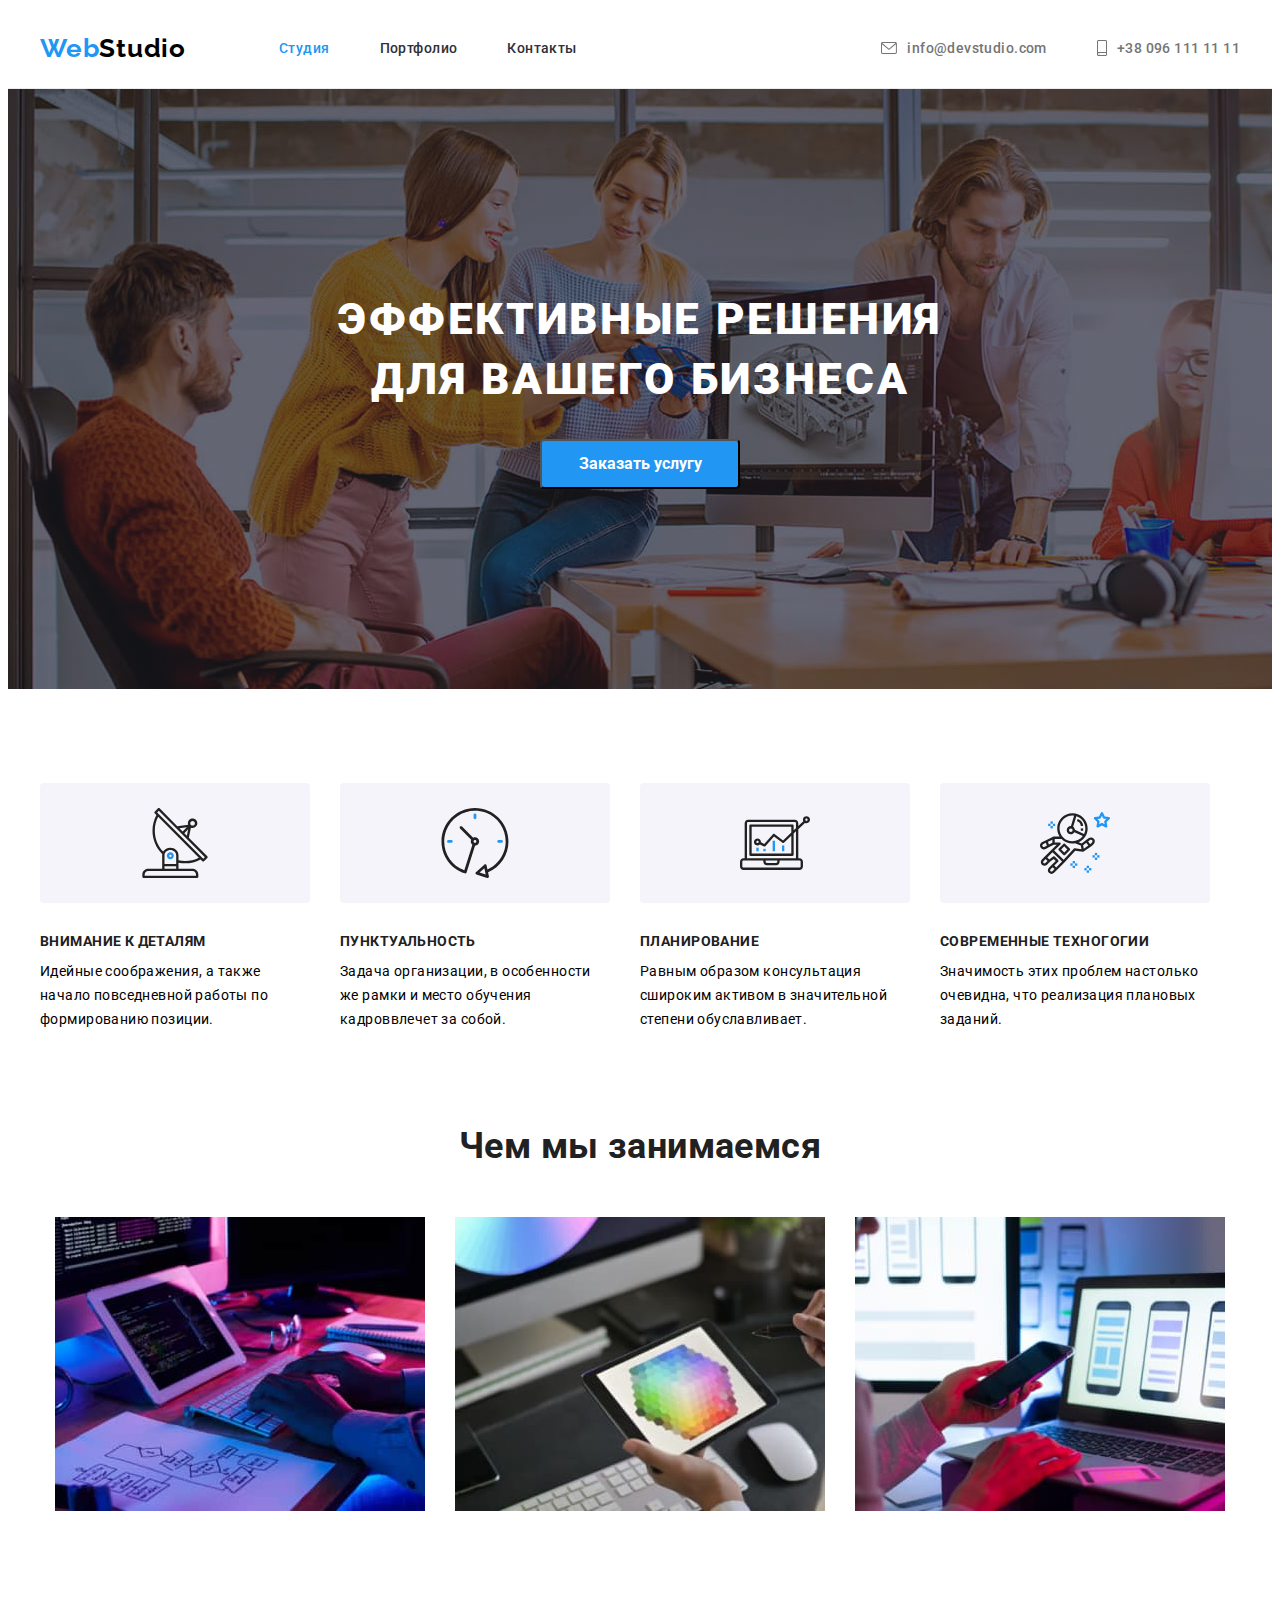
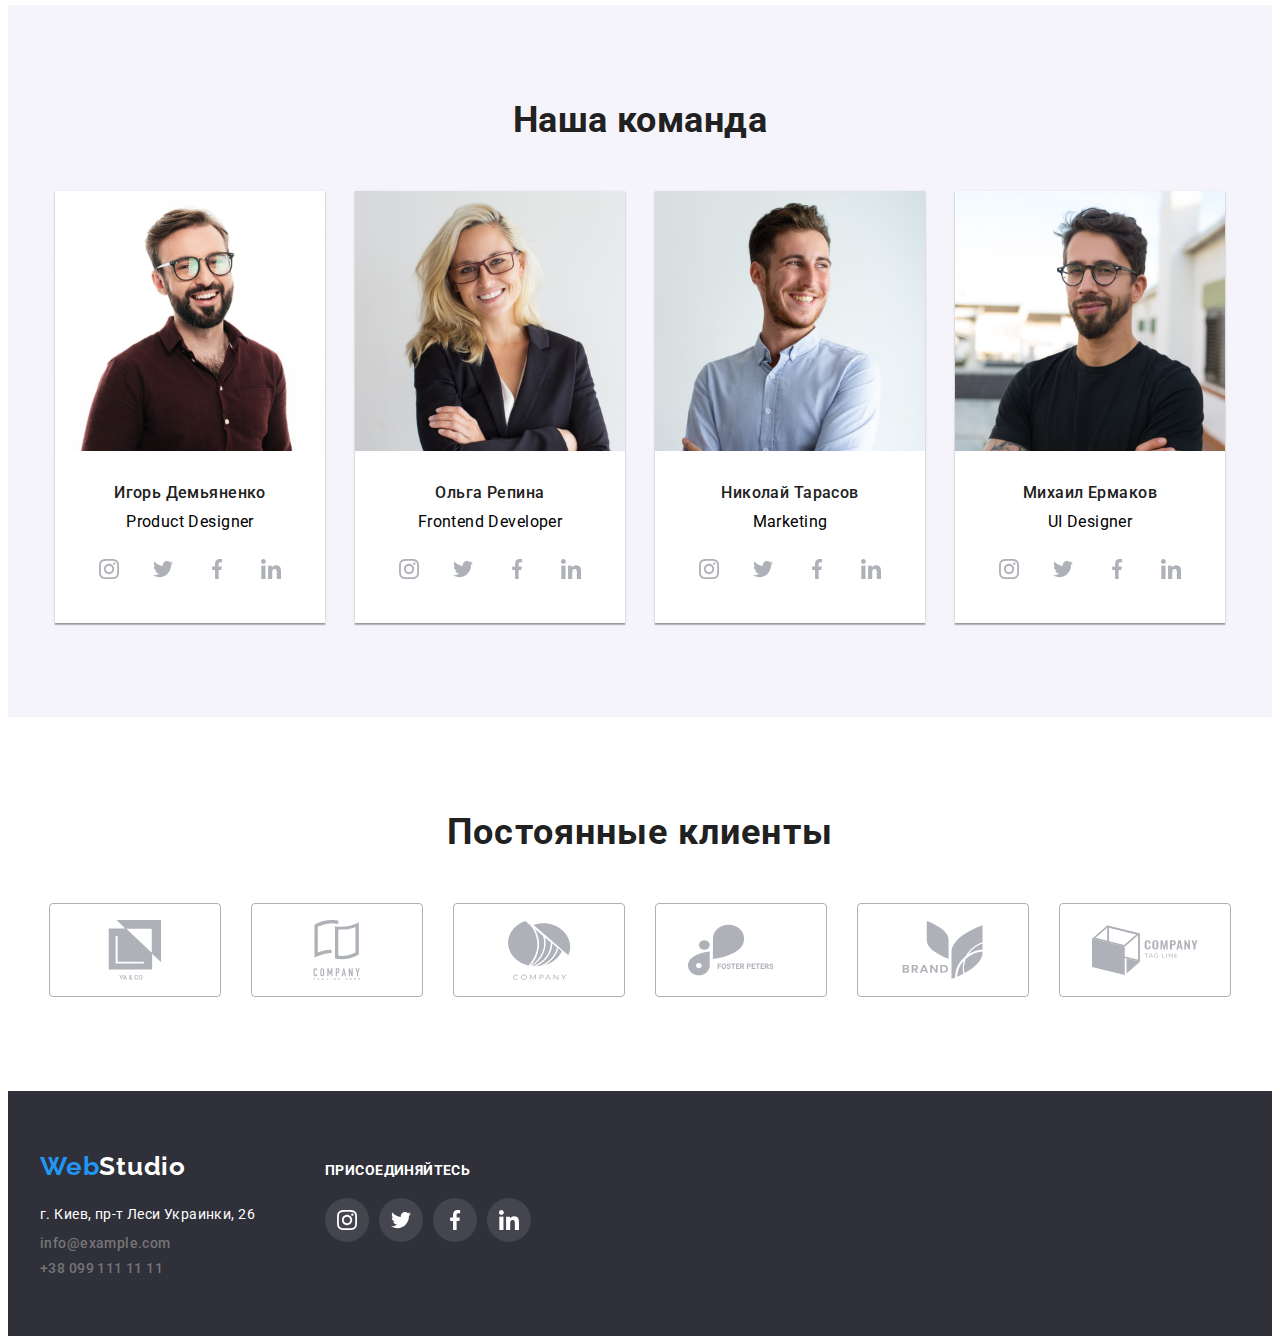
<file: index.html>
<!DOCTYPE html>
<html lang="en">
<head>
    <meta charset="UTF-8">
    <meta http-equiv="X-UA-Compatible" content="IE=edge">
    <meta name="viewport" content="width=device-width, initial-scale=1.0">
    <title>Document</title>
    <link rel="preconnect" href="https://fonts.googleapis.com">
<link rel="preconnect" href="https://fonts.gstatic.com" crossorigin>
<link href="https://fonts.googleapis.com/css2?family=Roboto:ital,wght@0,400;0,500;0,700;0,900;1,400;1,500;1,700;1,900&display=swap" rel="stylesheet">
<link rel="stylesheet" href="https://cdnjs.cloudflare.com/ajax/libs/modern-normalize/1.1.0/modern-normalize.min.css" integrity="sha512-wpPYUAdjBVSE4KJnH1VR1HeZfpl1ub8YT/NKx4PuQ5NmX2tKuGu6U/JRp5y+Y8XG2tV+wKQpNHVUX03MfMFn9Q==" crossorigin="anonymous" referrerpolicy="no-referrer" />
    <link rel="stylesheet" href="./CSS/style.css">
    <link rel="preconnect" href="https://fonts.googleapis.com">
    <link rel="preconnect" href="https://fonts.googleapis.com">
    <link rel="preconnect" href="https://fonts.gstatic.com" crossorigin>
    <link href="https://fonts.googleapis.com/css2?family=Raleway:wght@700&display=swap" rel="stylesheet">
<body class="body">
    <!-- header -->
   <header class="header-box">
       <div class="container flex">     
       <nav class="flex"><a href="" class="logo" lang="en">
        <span class="web">Web</span>Studio</a>
   <ul class="style-nav">
    <li class="list-style-main"><a href="./index.html" class="link-main">Студия</a></li>
    <li class="list-style"><a href="./porfolio.html" class="link"> Портфолио</a></li>
    <li class="list-style"> <a href="" class="link"> Контакты</a></li>
</ul>
    </nav>
    
        <ul class="auth-nav">
        <li class="linknav-list-left">
            <a href="" class="linknav linknav">
                <svg class="header-icon icon-left" width="16" height="12"><use href="./images/icons/sprite.svg#icon-envelope"></use></svg>
info@devstudio.com</a></li>
        <li class="linknav-list"><a href="" class="linknav">
            <svg class="header-icon" width="10" height="16"><use href="./images/icons/sprite.svg#icon-smartphone"></use></svg>
       +38 096 111 11 11</a></li>
        
    </ul>
    </div>
</header>


<main>
    <!-- ===========HERO============== -->

    <section class="main-title">
        <div class="container">
        <h1 class="title">ЭФФЕКТИВНЫЕ РЕШЕНИЯ<br>ДЛЯ ВАШЕГО БИЗНЕСА </h1>
        <button type="button" class="button">Заказать услугу</button>
        </div>
    </section>



<section class="section">
<div class="container">

    <ul class="hero">
        <li class="list"> <div class="bloks"> <svg width="70" height="70"><use href="./images/icons/sprite.svg#icon-antenna1"></use></svg>
</div><h3 class="headlines">ВНИМАНИЕ К ДЕТАЛЯМ</h3>
           <p class="plist">Идейные соображения, а также начало повседневной работы по формированию позиции.</p></li>
            <li class="list"> <div class="bloks">
<svg width="70" height="70"><use href="./images/icons/sprite.svg#icon-clock2"></use></svg>
</div><h3 class="headlines">ПУНКТУАЛЬНОСТЬ</h3>
               <p class="plist">Задача организации, в особенности же рамки и место обучения кадроввлечет за собой.</p></li>
                <li class="list"> <div class="bloks"><svg width="70" height="70"><use href="./images/icons/sprite.svg#icon-diagram3" ></use></svg>
</div><h3 class="headlines">ПЛАНИРОВАНИЕ</h3>
                   <p class="plist"> Равным образом консультация сшироким активом в значительной степени обуславливает.</p></li>
                    <li class="list"> <div class="bloks"><svg width="70" height="70"><use href="./images/icons/sprite.svg#icon-astronaut4"></use></svg>
</div><h3 class="headlines">СОВРЕМЕННЫЕ ТЕХНОГОГИИ</h3>
                       <p class="plist"> Значимость этих проблем настолько очевидна, что реализация плановых заданий.</p></li>
    </ul>
    </div>
    </section>
    <!-- /* ===============WHAT WE DO================= */ -->
    <section class="section section-whatwedo">
        <div class="container">
    <h2 class="main-headlines">Чем мы занимаемся</h2>
    <ul class="images">
        <li class="img-list"><img src="./images/img1.jpg" width=370 height="294" alt="разработчик работает над проектом"> </li>
        <li class="img-list"><img src="./images/img2.jpg" width="370" height="294" alt="дизайнеры работают над мобильным приложением"></li>
        <li class="img-list"><img src="./images/img3.jpg" width="370" height="294" alt="креативный веб дизайнер выбирает цвет на планшете"></li>
    </ul>
    </div>
</section>

<!-- /* ==============TEAM============= */ -->
    <section class="our-team section">
        <div class="container">
        <h2 class="main-headlines-bot">Наша команда</h2>
        <ul class="all-employee">
            <li class="employee">
                
                <img src="./images/developer1.jpg" width="270" height="260" alt="Product Designer">
                <div class="cards-work"><h3 class="workers">Игорь Демьяненко</h3>
       <p class="positions">Product Designer</p><ul class="box-icons"><li class="social-link" ><a class="social-link-team" href=""><svg class="social-icon-team" height="20" width="20"><use href="./images/icons/sprite.svg#icon-instagram1"></use></svg></a></li>
    <li  class="social-link"><a href="" class="social-link-team"><svg class="social-icon-team" height="20" width="20"><use href="./images/icons/sprite.svg#icon-twitter2"></use></svg></a></li>
    <li  class="social-link"><a href="" class="social-link-team"><svg class="social-icon-team" height="20" width="20"><use href="./images/icons/sprite.svg#icon-facebook3"></use></svg></a></li>
    <li  class="social-link"><a href="" class="social-link-team"><svg class="social-icon-team" height="20" width="20"><use href="./images/icons/sprite.svg#icon-linkedin4"></use></svg></a></li></ul>
</div>
</li>

        <li class="employee">
            <img src="./images/developer2.jpg" width="270" height="260" alt="Frontend Developer">
            <div class="cards-work">
          <h3 class="workers">Ольга Репина</h3><p class="positions">Frontend Developer</p>
          <ul class="box-icons">
            <li class="social-link"><a class="social-link-team" href=""><svg class="social-icon-team" height="20" width="20"><use href="./images/icons/sprite.svg#icon-instagram1"></use></svg></a></li>
            <li class="social-link"><a class="social-link-team" href=""><svg class="social-icon-team" height="20" width="20"><use href="./images/icons/sprite.svg#icon-twitter2"></use></svg></a></li>
            <li class="social-link"><a class="social-link-team" href=""><svg class="social-icon-team" height="20" width="20"><use href="./images/icons/sprite.svg#icon-facebook3"></use></svg></a></li>
            <li class="social-link"><a class="social-link-team" href=""><svg class="social-icon-team" height="20" width="20"><use href="./images/icons/sprite.svg#icon-linkedin4"></use></svg></a></li>
          </ul>
        </div>
    </li>
        <li class="employee">
            
                <img src="./images/developer3.jpg" width="270" height="260" alt="Marketing">
                <div class="cards-work">
             <h3 class="workers">Николай Тарасов</h3><p class="positions">Marketing</p><ul class="box-icons">
                 <li class="social-link"><a class="social-link-team" href=""><svg class="social-icon-team" height="20" width="20">
                        <use href="./images/icons/sprite.svg#icon-instagram1"></use>
                    </svg></a></li>
                <li class="social-link"><a class="social-link-team" href=""><svg class="social-icon-team" height="20" width="20">
                        <use href="./images/icons/sprite.svg#icon-twitter2"></use>
                    </svg></a></li>
                <li class="social-link"><a class="social-link-team" href=""><svg class="social-icon-team" height="20" width="20">
                        <use href="./images/icons/sprite.svg#icon-facebook3"></use>
                    </svg></a></li>
                <li class="social-link"><a class="social-link-team" href=""><svg class="social-icon-team" height="20" width="20">
                        <use href="./images/icons/sprite.svg#icon-linkedin4"></use>
                    </svg></a></li>
             </ul>
</div>
    
</li>
        <li class="employee">
           
                <img src="./images/developer4.jpg" width="270" height="260" alt="UI Designer">
                <div class="cards-work">
              <h3 class="workers">Михаил Ермаков</h3><p class="positions">UI Designer</p><ul class="box-icons">
                  <li class="social-link"><a class="social-link-team" href=""><svg class="social-icon-team" height="20" width="20">
                        <use href="./images/icons/sprite.svg#icon-instagram1"></use>
                    </svg></a></li>
            <li class="social-link"><a class="social-link-team" href=""><svg class="social-icon-team" height="20" width="20">
                    <use href="./images/icons/sprite.svg#icon-twitter2"></use>
                </svg></a></li>
        <li class="social-link"><a class="social-link-team" href=""><svg class="social-icon-team" height="20" width="20">
                <use href="./images/icons/sprite.svg#icon-facebook3"></use>
            </svg></a></li>
    <li class="social-link"><a class="social-link-team" href=""><svg class="social-icon-team" height="20" width="20">
            <use href="./images/icons/sprite.svg#icon-linkedin4"></use>
        </svg></a></li></ul>
            </div>
    </li>

        </ul>
        </div>
    </section>
    <!-- ============================CLIENTS============================ -->
    <section class="section">
        <div class="container">
            <h2 class="hclient">Постоянные клиенты</h2>
<ul class="client-flex"><li class="client-list"><a class="client-link" href=""><svg class="client-icon" width="106" height="60"><use href="./images/icons/sprite2.svg#icon-group" ></use></svg></a></li>
<li class="client-list"><a class="client-link" href=""><svg class="client-icon" width="106" height="60"><use href="./images/icons/sprite2.svg#icon-group2" ></use></svg></a></li>
<li class="client-list"><a class="client-link" href=""><svg class="client-icon" width="106" height="60"><use href="./images/icons/sprite2.svg#icon-group3"></use></svg></a></li>
<li class="client-list"><a class="client-link" href=""><svg class="client-icon" width="106" height="60"><use href="./images/icons/sprite2.svg#icon-group4"></use></svg></a></li>
<li class="client-list"><a class="client-link" href=""><svg class="client-icon" width="106" height="60"><use href="./images/icons/sprite2.svg#icon-group5"></use></svg></a></li>
<li class="client-list"><a class="client-link" href=""><svg class="client-icon" width="106" height="60"><use href="./images/icons/sprite2.svg#icon-group6"></use></svg></a></li></ul>
    

        </div>
    </section>
</main>
<!-- /* ==================FOOTER====================== */ -->
    <footer class="downfooter">
        <div class="container footer-flex">
            
            <div>
        <a href="" class="logodown" lang="en">
            <span class="web">Web</span>Studio</a>
<address>
    <ul class="footer-list">
<li><p class="address">г. Киев, пр-т Леси Украинки, 26</p></li>
 <li class="list-nav"><a href="" class="linknav-footer">info@example.com</a></li>  
<li class="list-nav footer-address"> <a href="" class="linknav-footer"> +38 099 111 11 11</a></li>
</ul>
</address>
</div>
<div class="footer-social">
    <h2 class="social-h">ПРИСОЕДИНЯЙТЕСЬ</h2>
    <ul class="ul-flex"><li class="social-footer-list"><a class="social-link-footer" href=""><svg class="social-icon-footer" height="20" width="20"><use href="./images/icons/sprite.svg#icon-instagram1"></use></svg></a></li>
    <li class="social-footer-list"><a class="social-link-footer" href=""><svg class="social-icon-footer" height="20" width="20"><use href="./images/icons/sprite.svg#icon-twitter2"></use></svg></a></li>
    <li class="social-footer-list"><a class="social-link-footer" href=""><svg class="social-icon-footer" height="20" width="20"><use href="./images/icons/sprite.svg#icon-facebook3"></use></svg></a></li>
    <li class="social-footer-list"><a class="social-link-footer" href=""><svg class="social-icon-footer" height="20" width="20"><use href="./images/icons/sprite.svg#icon-linkedin4"></use></svg></a></li></ul>
</div>
</div>
    </footer>

</body>
</html>
</file>
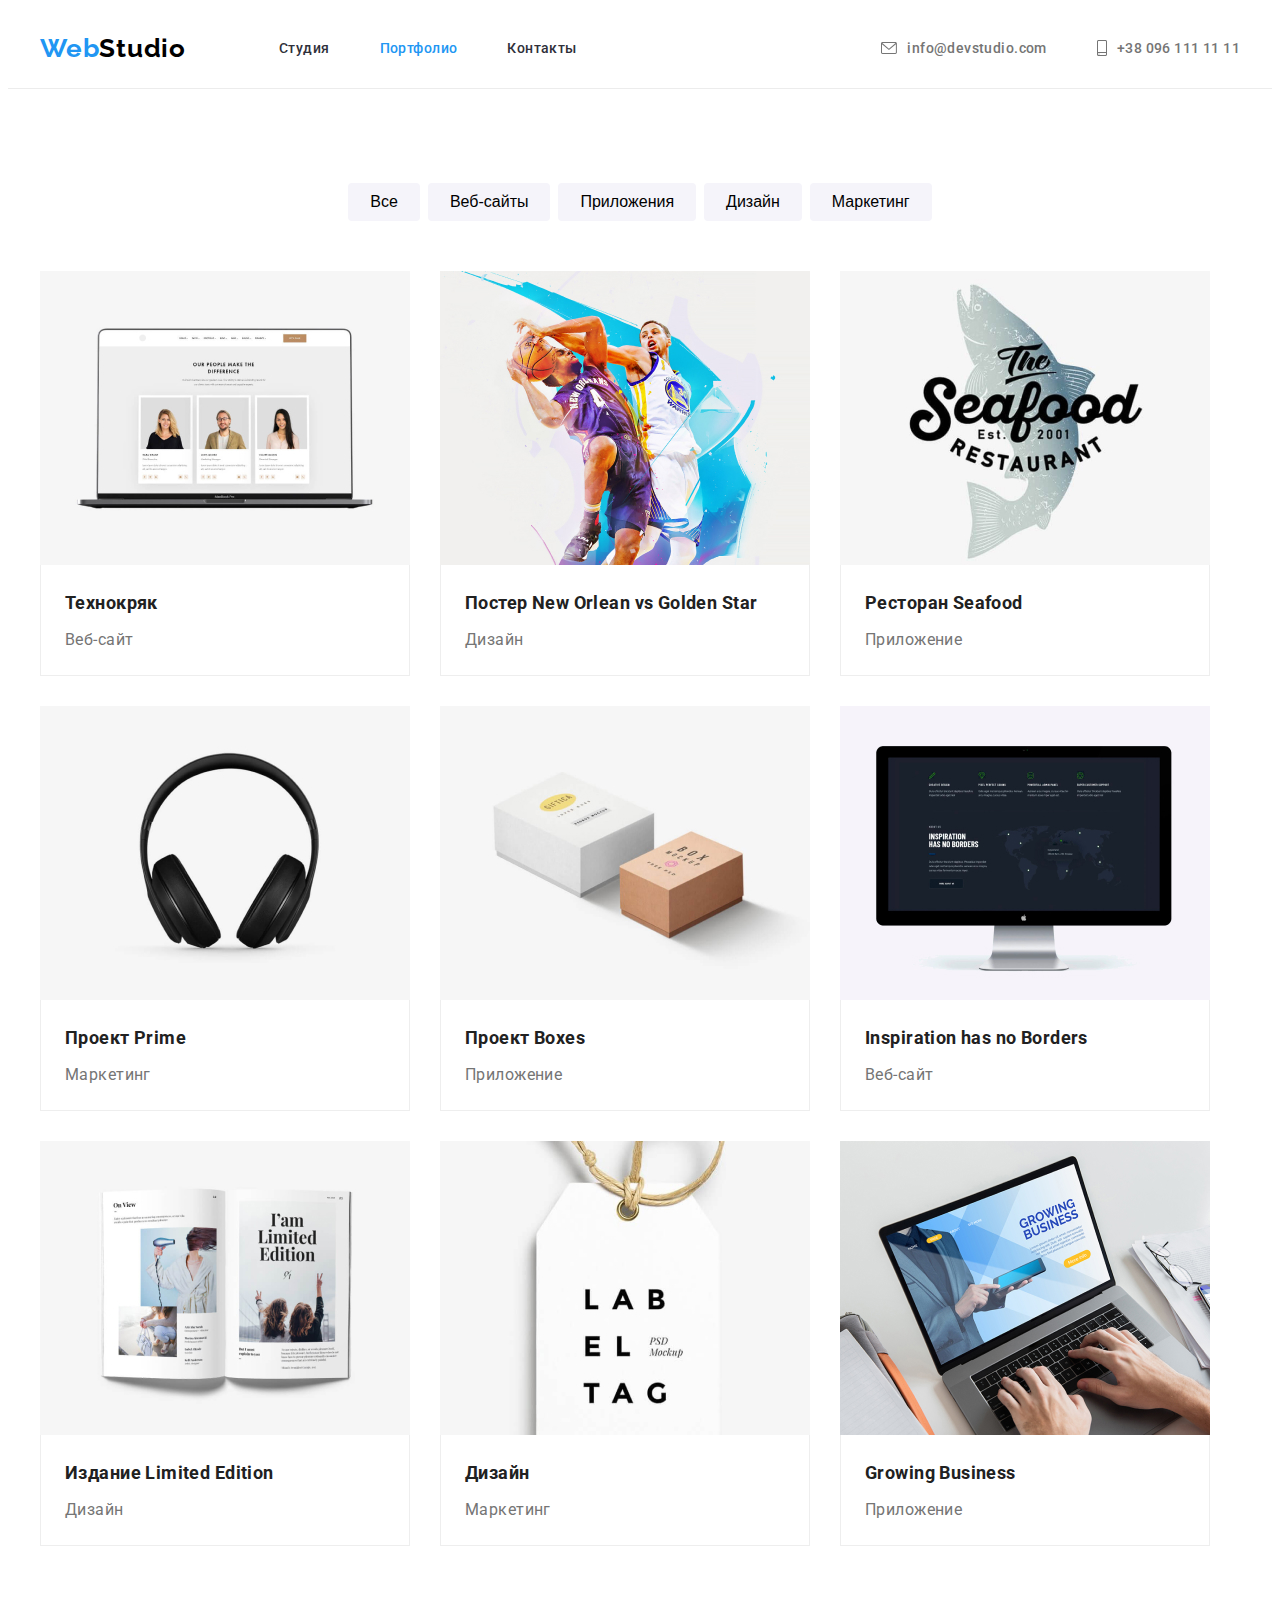
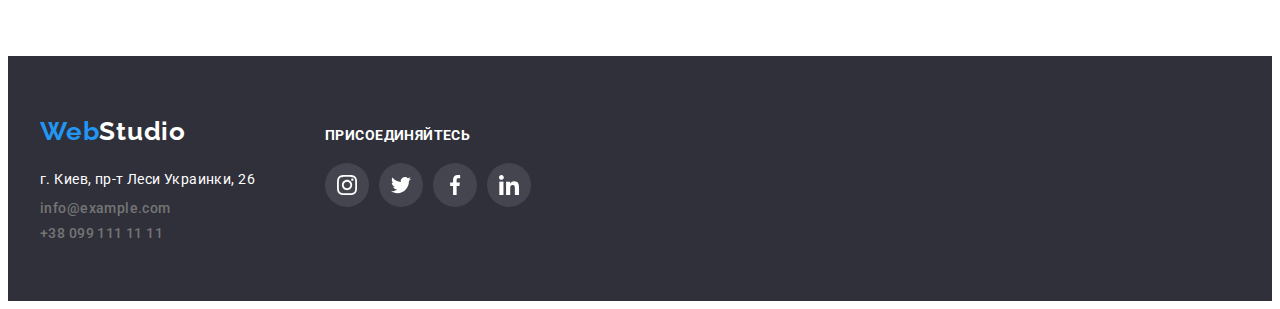
<file: porfolio.html>
<!DOCTYPE html>
<html lang="en">
<head>
    <meta charset="UTF-8">
    <meta http-equiv="X-UA-Compatible" content="IE=edge">
    <meta name="viewport" content="width=device-width, initial-scale=1.0">
    <title>Document</title>
    <link rel="preconnect" href="https://fonts.googleapis.com">
    <link rel="preconnect" href="https://fonts.gstatic.com" crossorigin>
    <link href="https://fonts.googleapis.com/css2?family=Roboto:ital,wght@0,400;0,500;0,700;0,900;1,400;1,500;1,700;1,900&display=swap" rel="stylesheet">
      
        <link rel="preconnect" href="https://fonts.googleapis.com">
        <link rel="preconnect" href="https://fonts.googleapis.com">
        <link rel="preconnect" href="https://fonts.gstatic.com" crossorigin>
        <link href="https://fonts.googleapis.com/css2?family=Raleway:wght@700&display=swap" rel="stylesheet">
    <link rel="stylesheet" href="https://cdnjs.cloudflare.com/ajax/libs/modern-normalize/1.1.0/modern-normalize.min.css"
        integrity="sha512-wpPYUAdjBVSE4KJnH1VR1HeZfpl1ub8YT/NKx4PuQ5NmX2tKuGu6U/JRp5y+Y8XG2tV+wKQpNHVUX03MfMFn9Q=="
        crossorigin="anonymous" referrerpolicy="no-referrer" />
    <link rel="stylesheet" href="./CSS/style.css">
    <body class="body">
    <header class="header-box">
        <div class="container flex">
            <nav class="flex"><a href="" class="logo" lang="en">
                    <span class="web">Web</span>Studio</a>
                <ul class="style-nav">
                    <li class="listp-style"><a href="./index.html" class="linkp">Студия</a></li>
                    <li class="listp-style-main"><a href="./porfolio.html" class="linkp-main"> Портфолио</a></li>
                    <li class="listp-style"> <a href="" class="linkp"> Контакты</a></li>
                </ul>
            </nav>
    
            <ul class="auth-nav">
                <li class="linknav-list-left">
                    <a href="" class="linknav linknav">
                        <svg class="header-icon icon-left" width="16" height="12">
                            <use href="./images/icons/sprite.svg#icon-envelope"></use>
                        </svg>
                        info@devstudio.com</a>
                </li>
                <li class="linknav-list"><a href="" class="linknav">
                        <svg class="header-icon" width="10" height="16">
                            <use href="./images/icons/sprite.svg#icon-smartphone"></use>
                        </svg>
                        +38 096 111 11 11</a></li>
    
            </ul>
        </div>
    </header>
 <main>
     <!-- =================HERO===================== -->
     <section class="section portfolio-nav">
         <div class="container">
     <ul class="btns">
         <li class="btns-list"> <button type="button" class="button-port">
            Все</button></li>
        <li class="btns-list"><button type="button" class="button-port">
            Веб-сайты</button></li>
        <li class="btns-list"><button type="button" class="button-port">
            Приложения</button></li>
        <li class="btns-list"><button type="button" class="button-port">
            Дизайн</button></li>
        <li class="btns-list"><button type="button" class="button-port">
            Маркетинг</button></li>
     </ul>

     <ul class="imgs">
         <li class="image-list"><a class="link-card" href=""><img src="./images/notebook.jpg" width="370" height="294" alt="ноутбук">
    <div class="cards-worker"> <h3 class="image-title">Технокряк</h3> <p class="
description">Веб-сайт</p> </div></a></li>
         <li class="image-list"><a class="link-card" href=""><img src="./images/basketball-player.jpg" width="370" height="294" alt="Постер New Orlean vs Golden Star">
    <div class="cards-worker"> <h3 class="image-title">Постер New Orlean vs Golden Star</h3> <p class="
description">Дизайн</p></div></a> </li>
         <li class="image-list"><a class="link-card" href=""><img src="./images/seafood.jpg" width="370" height="294" alt="Ресторан Seafood на фоне рыбы">
    <div class="cards-worker"> <h3 class="image-title">Ресторан Seafood</h3> <p class="
description">Приложение</p> </div></a></li>
         <li class="image-list"><a class="link-card" href=""><img src="./images/headphones.jpg" width="370" height="294" alt="наушники">
    <div class="cards-worker"> <h3 class="image-title">Проект Prime</h3> <p class="
description">Маркетинг</p></div></a> </li>
         <li class="image-list"><a class="link-card" href=""><img src="./images/box.jpg" width="370" height="294" alt="два ящика">
    <div class="cards-worker"> <h3 class="image-title">Проект Boxes</h3>
<p class="description">Приложение</p></div> </a></li>
         <li class="image-list"><a class="link-card" href=""><img src="./images/monitor.jpg" width="370" height="294" alt="монитор">
    <div class="cards-worker"> <h3 class="image-title">Inspiration has no Borders</h3> <p class="
description">Веб-сайт</p></div> </a></li>
         <li class="image-list"><a class="link-card" href=""><img src="./images/book.jpg" width="370" height="294" alt="книга">
    <div class="cards-worker">  <h3 class="image-title">Издание Limited Edition</h3> <p class="
description">Дизайн</p></div> </a></li>
         <li class="image-list"><a class="link-card" href=""><img src="./images/label-tag.jpg" width="370" height="294" alt="бирка">
    <div class="cards-worker"> <h3 class="image-title">Дизайн</h3> <p class="
        description">Маркетинг</p> </div></a></li>
         <li class="image-list"><a class="link-card" href=""><img src="./images/notebook1.jpg" width="370" height="294" alt="работа за ноутбуком">
    <div class="cards-worker"> <h3 class="image-title">Growing Business</h3> <p class="
description">Приложение</p></div> </a></li>
     </ul>
    </div>
 </section></main>
<!-- /* ======================FOOTER==================================== */ -->
<footer class="downfooter">
    <div class="container footer-flex">

        <div>
            <a href="" class="logodown" lang="en">
                <span class="web">Web</span>Studio</a>
            <address>
                <ul class="footer-list">
                    <li>
                        <p class="address">г. Киев, пр-т Леси Украинки, 26</p>
                    </li>
                    <li class="list-nav"><a href="" class="linknav-footer">info@example.com</a></li>
                    <li class="list-nav footer-address"> <a href="" class="linknav-footer"> +38 099 111 11 11</a></li>
                </ul>
            </address>
        </div>
        <div class="footer-social">
            <h2 class="social-h">ПРИСОЕДИНЯЙТЕСЬ</h2>
            <ul class="ul-flex">
                <li class="social-footer-list"><a class="social-link-footer" href=""><svg class="social-icon-footer"
                            height="20" width="20">
                            <use href="./images/icons/sprite.svg#icon-instagram1"></use>
                        </svg></a></li>
                <li class="social-footer-list"><a class="social-link-footer" href=""><svg class="social-icon-footer"
                            height="20" width="20">
                            <use href="./images/icons/sprite.svg#icon-twitter2"></use>
                        </svg></a></li>
                <li class="social-footer-list"><a class="social-link-footer" href=""><svg class="social-icon-footer"
                            height="20" width="20">
                            <use href="./images/icons/sprite.svg#icon-facebook3"></use>
                        </svg></a></li>
                <li class="social-footer-list"><a class="social-link-footer" href=""><svg class="social-icon-footer"
                            height="20" width="20">
                            <use href="./images/icons/sprite.svg#icon-linkedin4"></use>
                        </svg></a></li>
            </ul>
        </div>
    </div>
</footer>

</body>
</html>
</file>
<file: CSS/style.css>
.body {
  font-family: "Roboto", sans-serif;
  font-size: 14px;
  font-weight: 400;
  font-style: normal;
  letter-spacing: 0.03em;
}
:root {
  --primary-text-color: #757575;
  --primary-heading-color: #212121;
  --accent-color: #2196f3;
  --primary-bacground-color: #f5f4fa;
  --secondary-text-color: #ffffff;
  --secondary-background-color: #2f303a;
}

address {
  font-style: normal;
}
img {
  display: block;
}
ul {
  list-style: none;
}
p {
  margin: 0;
}
.container {
  width: 1200px;
  padding-left: 15px;
  padding-right: 15px;
  margin-right: auto;
  margin-left: auto;
}
.section {
  padding-top: 94px;
  padding-bottom: 94px;
}
/* global */
.logo {
  font-family: Raleway;
  font-weight: bold;
  font-size: 26px;
  line-height: 31px;
  letter-spacing: 0.03em;
  color: black;
  text-decoration: none;
  display: inline-block;
}
.web {
  color: var(--accent-color);
}
/* logo */
/* ===================header=================== */

.style-nav {
  display: flex;
  margin-top: 0px;
  margin-bottom: 0px;
  padding-left: 0px;
  justify-content: center;
  margin-left: 93px;
  align-items: center;
}

.link-main {
  font-size: 14px;
  line-height: 16px;
  font-weight: 500;
  color: var(--accent-color);
  text-decoration: none;
  list-style: none;
  display: block;
  /* margin-top: 32px;
  margin-bottom: 32px; */
}

.style-nav .link {
  display: block;
  font-size: 14px;
  line-height: 16px;
  font-weight: 500;
  color: var(--secondary-background-color);
  text-decoration: none;
  padding-top: 32px;
  padding-bottom: 32px;
}
.list-style {
  margin-left: 50px;
}
.style-nav .link:hover,
.style-nav .link:focus {
  color: var(--accent-color);
}
.auth-nav .linknav {
  font-size: 14px;
  line-height: 16px;
  font-weight: 500;
  text-decoration: none;
  list-style: none;
  color: var(--primary-text-color);
}
.linknav:focus,
.linknav:hover {
  color: var(--accent-color);
  fill: var(--accent-color);
}

.linknav-list {
  margin-left: 50px;
}
.auth-nav {
  display: flex;
  align-items: center;
  padding-left: 0;
  margin: 0px;
  margin-left: auto;
}
.auth-nav .linknav-list + .linknav-list {
  margin-left: 50px;
}
.header-box {
  border-bottom: 1px solid #ececec;
}
.flex {
  display: flex;
  align-items: center;
}
.linknav {
  display: flex;
  align-items: center;
}
.header-icon {
  margin-right: 10px;
}
.header-icon {
  fill: var(--primary-text-color);
}
.linknav-list:hover .header-icon,
.linknav-list:focus .header-icon {
  fill: var(--accent-color);
}
.linknav-list-left:hover .header-icon,
.linknav-list-left:focus .header-icon {
  fill: var(--accent-color);
}
/* ==================header=================== */
.bloks {
  height: 120px;
  display: flex;
  background: var(--primary-bacground-color);

  border-radius: 4px;
  margin-bottom: 30px;
  align-items: center;
  justify-content: center;
}
.main-title {
  background: #c4c4c4;
  color: var(--secondary-text-color);
  text-align: center;
  margin-right: auto;
  margin-left: auto;
  padding-top: 200px;
  padding-bottom: 200px;
  background-image: linear-gradient(
      rgba(47, 48, 58, 0.4),
      rgba(47, 48, 58, 0.4)
    ),
    url(../images/background.jpg);
  background-size: cover;
  max-width: 1600px;
}

.main-title .title {
  margin-bottom: 30px;
  margin-top: 0px;
  font-size: 44px;
  line-height: 60px;
  font-weight: 900;
  letter-spacing: 0.06em;
}
.button {
  font-family: "Roboto";
  border-radius: 4px;
  background-color: var(--accent-color);
  color: var(--secondary-text-color);
  font-size: 16px;
  line-height: 30px;
  font-weight: 700;
  width: 200px;
  height: 50px;
  left: 700px;
  top: 430px;
  cursor: pointer;
  display: inline-block;
}
.button:hover {
  background-color: var(--accent-color);
  color: var(--secondary-text-color);
  cursor: pointer;
}
/* effect button */

.hero {
  margin-top: 0px;
  margin-bottom: 0px;
  display: flex;
  padding-left: 0px;
}
.hero .list + .list {
  margin-left: 30px;
}
.hero .plist {
  font-size: 14px;
  line-height: 24px;
  margin-top: 0px;
  margin-bottom: 0px;
  width: 270px;
}
.hero .headlines {
  font-size: 14px;
  line-height: 16px;
  color: var(--primary-heading-color);
  font-weight: 700;
  margin-top: 0px;

  margin-bottom: 10px;
}
/* ===============WHAT WE DO================= */
.main-headlines {
  font-size: 36px;
  line-height: 42px;
  font-weight: 700;
  color: var(--primary-heading-color);
  margin-bottom: 50px;
  text-align: center;
  margin-top: 0;
}
.section-whatwedo {
  padding-top: 0;
}
.images {
  margin-top: 0px;
  display: flex;
  justify-content: center;
  padding: 0px;
  margin-bottom: 0px;
}
.img-list {
  width: 370px;
}
/* ==============TEAM============= */
.box-icons {
  display: flex;
  padding: 0;
  justify-content: center;
}

.all-employee {
  padding-bottom: 94px;
  margin-bottom: 0px;
  margin-top: 0px;
  display: flex;
  justify-content: center;
  padding: 0;
}
.all-employee .employee + .employee {
  margin-left: 30px;
}

.images .img-list + .img-list {
  margin-left: 30px;
}
.our-team {
  background-color: var(--primary-bacground-color);
  padding-top: 94px;
  margin-left: 0px;
}
.main-headlines-bot {
  font-size: 36px;
  line-height: 42px;
  font-weight: 700;
  color: var(--primary-heading-color);
  margin-bottom: 50px;
  text-align: center;
  margin-top: 0px;
}

.employee {
  width: 270px;
  background: var(--secondary-text-color);
  box-shadow: 0px 1px 3px rgba(0, 0, 0, 0.12), 0px 1px 1px rgba(0, 0, 0, 0.14),
    0px 2px 1px rgba(0, 0, 0, 0.2);
}
.workers {
  font-weight: 500;
  font-size: 16px;
  line-height: 19px;
  text-align: center;
  color: var(--primary-heading-color);
  margin-bottom: 10px;
  margin-top: 0;
}
.positions {
  font-size: 16px;
  line-height: 19px;
  font-weight: 400;
  text-align: center;
  margin: 0px;
  margin-bottom: 16px;
}
.cards-work {
  padding: 32px 30px;
}
.box-icons {
  display: flex;
  align-items: center;
  justify-content: center;
}
.social-link-team {
  display: flex;
  align-items: center;
  justify-content: center;
  width: 44px;
  height: 44px;
  border-radius: 50%;
}
.social-link-team:hover,
.social-link-team:focus {
  background-color: var(--accent-color);
}
.social-link-team:hover .social-icon-team {
  fill: var(--secondary-text-color);
}
.social-icon-team {
  fill: #afb1b8;
}
.social-link + .social-link {
  margin-left: 10px;
}

/* ==================CLIENT====================== */
.hclient {
  font-style: normal;
  font-weight: 700;
  font-size: 36px;
  line-height: 42px;
  text-align: center;
  letter-spacing: 0.03em;
  color: var(--primary-heading-color);
  margin-top: 0;
  margin-left: auto;
  margin-right: auto;
  margin-bottom: 50px;
}
.client-list + .client-list {
  margin-left: 30px;
}
.client-flex {
  display: flex;
  margin: 0%;
  padding: 0%;
  justify-content: center;
}
.client-link {
  display: flex;
  align-items: center;
  justify-content: center;
  width: 170px;
  height: 92px;
  border: 1px solid #afb1b8;
  border-radius: 4px;
}
.client-link:hover .client-icon,
.client-link:focus .client-icon {
  fill: var(--accent-color);
}
.client-link:hover,
.client-link:focus {
  border-color: var(--accent-color);
}
.client-icon {
  fill: #afb1b8;
}
/* ==================FOOTER====================== */
.downfooter {
  background-color: var(--secondary-background-color);
}
.logodown {
  font-family: Raleway;
  font-weight: bold;
  font-size: 26px;
  line-height: 31px;
  letter-spacing: 0.03em;
  color: var(--secondary-text-color);
  text-decoration: none;
  display: inline-block;
  margin-bottom: 20px;
}
.web {
  color: var(--accent-color);
}
.address {
  margin-bottom: 0px;
  margin-top: 0px;
  text-align: left;
  font-size: 14px;
  line-height: 24px;
  color: var(--secondary-text-color);
  font-weight: 400;
}
.footer-list {
  padding-left: 0px;
  margin: 0px;
  font-style: normal;
}
.linknav-footer {
  font-size: 14px;
  line-height: 16px;
  font-weight: 500;
  text-decoration: none;
  list-style: none;
  color: var(--primary-text-color);
  display: inline-block;
}
.list-nav {
  margin-top: 9px;
}
.downfooter .linknav-footer:focus,
.downfooter .linknav-footer:hover {
  color: var(--accent-color);
}
.downfooter {
  padding-bottom: 60px;
  padding-top: 60px;
}
.footer-flex {
  display: flex;
  align-items: baseline;
}
.footer-social {
  margin-left: 70px;
}
.ul-flex {
  display: flex;
  margin: 0%;
  padding: 0%;
}

.social-icon-footer {
  fill: var(--secondary-text-color);
}
.social-link-footer {
  display: flex;
  align-items: center;
  justify-content: center;
  width: 44px;
  height: 44px;
  border-radius: 50%;
  background-color: rgba(255, 255, 255, 0.1);
}
.social-link-footer:hover,
.social-link-footer:focus {
  background-color: var(--accent-color);
}
.social-link-team:hover .social-icon-team {
  fill: var(--secondary-text-color);
}
.social-footer-list + .social-footer-list {
  margin-left: 10px;
}
.social-h {
  font-weight: 700;
  font-size: 14px;
  line-height: 16px;
  letter-spacing: 0.03em;
  margin: 0;
  margin-bottom: 20px;

  color: var(--secondary-text-color);
}
/* footeer */

/* =================Portfolio================ */
.style-nav {
  display: flex;
  margin-top: 0px;
  margin-bottom: 0px;
  padding-left: 0px;
  justify-content: center;
  margin-left: 93px;
  align-items: center;
}

.linkp-main {
  font-size: 14px;
  line-height: 16px;
  font-weight: 500;
  color: var(--accent-color);
  text-decoration: none;
  list-style: none;
  display: block;
  padding-top: 32px;
  padding-bottom: 32px;
  margin-left: 50px;
  margin-right: 50px;
}
.linkp {
  display: block;
  font-size: 14px;
  line-height: 16px;
  font-weight: 500;
  color: var(--secondary-background-color);
  text-decoration: none;
  padding-top: 32px;
  padding-bottom: 32px;
}

.linkp:hover,
.linkp:focus {
  color: var(--accent-color);
}
.auth-nav .linknav {
  font-size: 14px;
  line-height: 16px;
  font-weight: 500;
  text-decoration: none;
  list-style: none;
  color: var(--primary-text-color);
}
.linknav:focus,
.linknav:hover {
  color: var(--accent-color);
  fill: var(--accent-color);
}

.linknav-list {
  margin-left: 50px;
}
.auth-nav {
  display: flex;
  align-items: center;
  padding-left: 0;
  margin: 0px;
  margin-left: auto;
}
.auth-nav .linknav-list + .linknav-list {
  margin-left: 50px;
}
.header-box {
  border-bottom: 1px solid #ececec;
}
.flex {
  display: flex;
  align-items: center;
}
.linknav {
  display: flex;
  align-items: center;
}
.header-icon {
  margin-right: 10px;
}
.header-icon {
  fill: var(--primary-text-color);
}
.linknav-list:hover .header-icon,
.linknav-list:focus .header-icon {
  fill: var(--accent-color);
}
.linknav-list-left:hover .header-icon,
.linknav-list-left:focus .header-icon {
  fill: var(--accent-color);
}

.portfolio-nav {
  font-weight: 500;
  font-size: 16px;
  line-height: 1.62;
}
.btns {
  display: flex;
  justify-content: center;
  padding-left: 0px;
  margin: 0px;
  margin-bottom: 50px;
}
.btns .btns-list + .btns-list {
  margin-left: 8px;
}
.button-port {
  border-radius: 4px;
  background-color: var(--primary-bacground-color);
  color: black;
  font-weight: 500;
  font-size: 16px;
  line-height: 26px;
  cursor: pointer;
  border: 0;
  padding: 6px 22px;
}
.button-port:hover,
button-port:focus {
  background-color: var(--accent-color);
  color: var(--secondary-text-color);
  cursor: pointer;
  box-shadow: 0px 3px 1px rgba(0, 0, 0, 0.1), 0px 1px 2px rgba(0, 0, 0, 0.08),
    0px 2px 2px rgba(0, 0, 0, 0.12);
}
.relative {
  position: relative;
  overflow: hidden;
}
.link-card:hover .overlay {
  transform: translatex(0);
}
.overlay {
  position: absolute;
  width: 370px;
  height: 294px;
  top: 0;
  left: 0;
  background-color: rgba(33, 150, 243, 0.9);

  transform: translatex(-100%);
  transition: transform 250ms ease;
}
.link-card {
  position: relative;
  display: block;
  text-decoration: none;
}
.link-card:hover,
.link-card:focus {
  box-shadow: 0px 1px 1px rgba(0, 0, 0, 0.12), 0px 4px 4px rgba(0, 0, 0, 0.06),
    1px 4px 6px rgba(0, 0, 0, 0.16);
}
/* buttons portfolio */
.imgs {
  display: flex;
  flex-wrap: wrap;
  margin-top: 0px;
  padding: 0%;
}

.image-list {
  box-sizing: border-box;
  min-width: 370px;
}

.image-title {
  margin-bottom: 4px;
  font-weight: bold;
  font-size: 18px;
  line-height: 36px;
  color: var(--primary-heading-color);
  margin-top: 0;
  margin-left: auto;
  margin-right: auto;
}
.description {
  margin-bottom: 0;
  margin-top: 0px;
  font-size: 16px;
  line-height: 30px;
  font-weight: 400;
  color: var(--primary-text-color);
}
.cards-worker {
  padding: 20px 24px;
  border-bottom: 1px solid #eeeeee;
  border-left: 1px solid #eeeeee;
  border-right: 1px solid #eeeeee;
}
.image-list:not(:nth-last-child(3n + 1)) {
  margin-right: 30px;
}
.image-list:not(:nth-last-child(-n + 3)) {
  margin-bottom: 30px;
}
/*assortment */
/* ======================FOOTER==================================== */
.logodown-port {
  display: inline-block;
  margin-bottom: 20px;

  font-family: Raleway;
  font-weight: bold;
  font-size: 26px;
  line-height: 31px;
  letter-spacing: 0.03em;
  color: var(--secondary-text-color);
  text-decoration: none;
}
.web {
  color: var(--accent-color);
}
.downfooter-port {
  background-color: var(--secondary-background-color);
  padding-top: 60px;
  padding-bottom: 60px;
}
.address-port {
  color: var(--secondary-text-color);
  margin-top: 0px;
  margin-bottom: 0px;
}
.downfooter-port .linknav-port {
  display: inline-block;
  font-size: 14px;
  line-height: 24px;
  color: rgba(255, 255, 255, 0.6);
  text-decoration: none;
  list-style: none;
}
.downfooter-potr .linknav-port:focus,
.downfooter-port .linknav-port:hover {
  color: var(--accent-color);
}
.portfoot-list {
  padding: 0;
  margin: 0;
}
</file>
